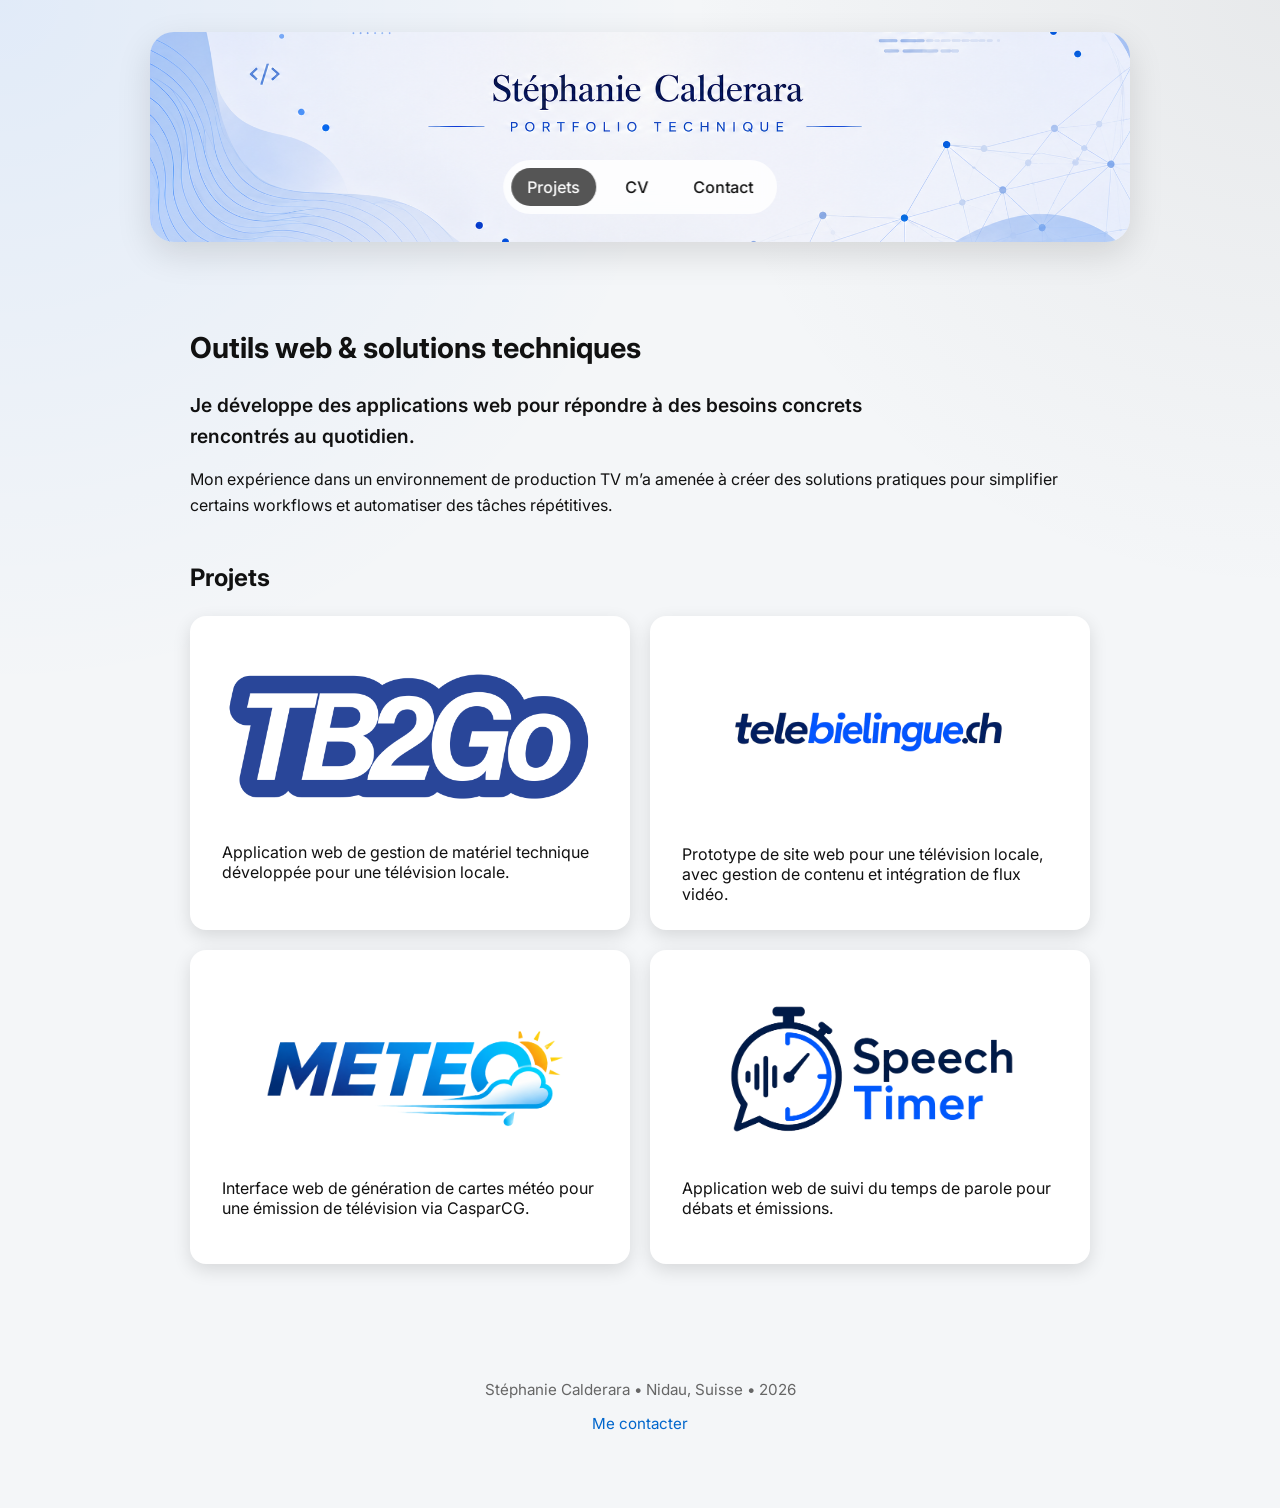
<file: index.html>
<!DOCTYPE html>
<html lang="fr">

<head>
    <meta charset="UTF-8">
    <meta name="viewport" content="width=device-width, initial-scale=1.0">
    <link rel="preconnect" href="https://fonts.googleapis.com">
    <link rel="preconnect" href="https://fonts.gstatic.com" crossorigin>
    <link href="https://fonts.googleapis.com/css2?family=Inter:wght@400;500;600;700&display=swap" rel="stylesheet">
    <link rel="stylesheet" href="styles.css">
    <title>Portfolio - Stéphanie Calderara</title>
</head>

<body>
    <header class="site-header">
        <div class="hero-banner">
            <img class="hero-img-desktop" src="images/header-banner.png" alt="Stéphanie Calderara - Portfolio technique">
            <img class="hero-img-mobile" src="images/header-banner-mobile.png" alt="Stéphanie Calderara - Portfolio technique">

            <nav class="main-nav">
                <a href="#projets" class="active">Projets</a>
                <a href="cv/cv-stephanie-calderara.pdf" target="_blank">CV</a>
                <a href="contact.html">Contact</a>         
            </nav>
        </div>  
    </header>

    <main>
        <section class="intro">
            <h2>Outils web & solutions techniques</h2>

            <p class="intro-lead">
                Je développe des applications web pour répondre à des besoins concrets 
                rencontrés au quotidien.
            </p>

            <p>
                Mon expérience dans un environnement de production TV m’a amenée à créer 
                des solutions pratiques pour simplifier certains workflows et automatiser 
                des tâches répétitives.
            </p>
        </section>

        <section id="projets" class="projects-grid">
            <h2>Projets</h2>

            <a href="projets/tb2go.html" class="projects-card">
                <article>
                    <img src="images/tb2go.png" alt="TB2Go">
                    <p>
                        Application web de gestion de matériel technique développée pour une télévision locale.
                    </p>
                </article>
            </a>

            <a href="projets/site-web-tb.html" class="projects-card">
                <article>
                    <img src="images/telebielingue-ch.png" alt="Site web">
                    <p>
                        Prototype de site web pour une télévision locale, avec gestion de contenu et intégration de flux vidéo.
                    </p>
                </article>
            </a>

            <a href="projets/meteo.html" class="projects-card">
                <article>
                    <img src="images/meteo.png" alt="Météo">
                    <p>
                        Interface web de génération de cartes météo pour une émission de télévision via CasparCG.
                    </p>
                </article>
            </a>

            <a href="projets/speech-timer.html" class="projects-card">
                <article>
                    <img src="images/speech-timer.png" alt="Speech Timer">
                    <p>
                        Application web de suivi du temps de parole pour débats et émissions.
                    </p>
                </article>
            </a>
        </section>

        <footer id="contact">
            <p>Stéphanie Calderara • Nidau, Suisse • 2026</p>

            <p>
                <a href="contact.html">Me contacter</a>
            </p>
        </footer>


    </main>
</body>
</html>
</file>
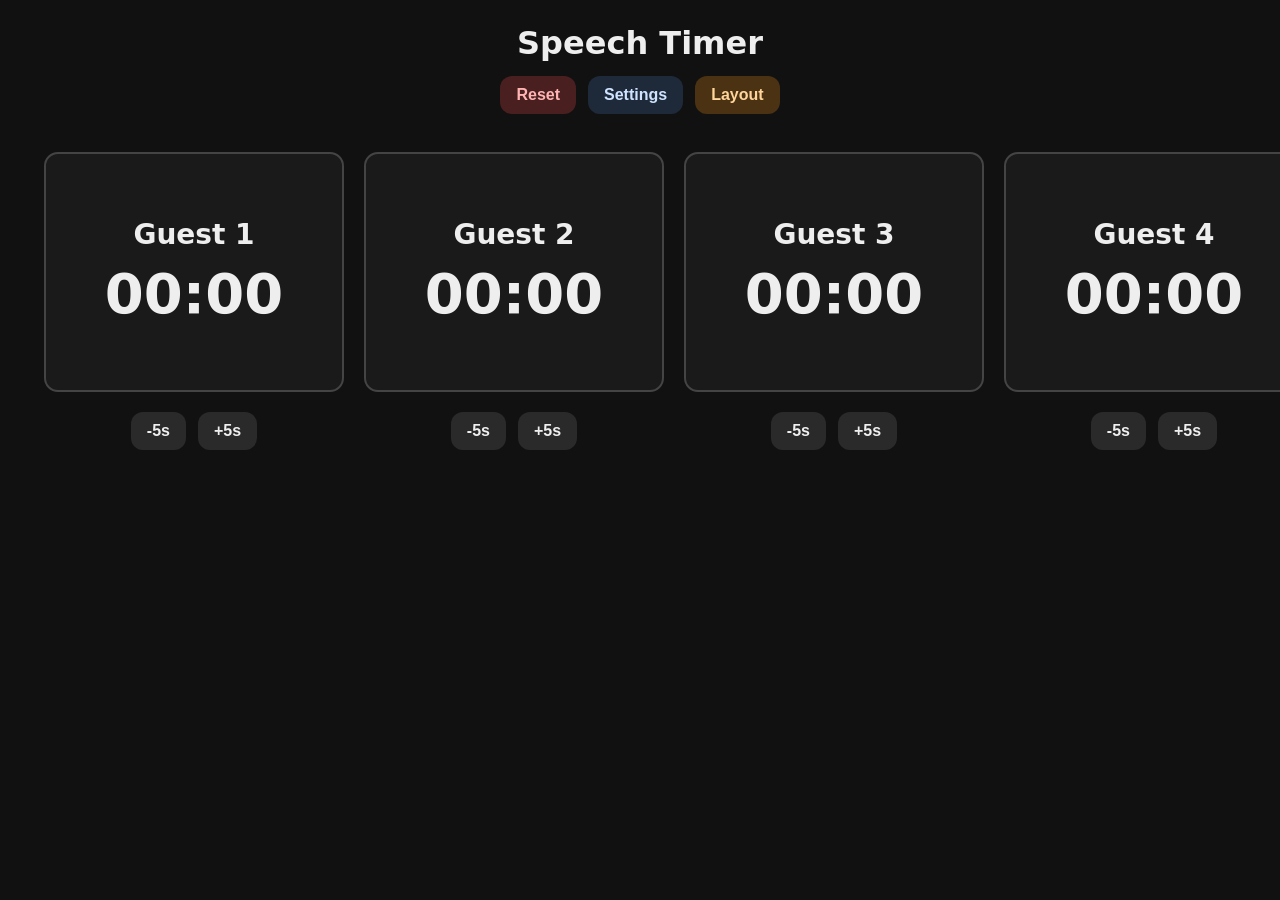
<file: SpeechTimer/index.html>
<!DOCTYPE html>
<html lang="fr">
<head>
  <meta charset="utf-8" />
  <meta name="viewport" content="width=device-width, initial-scale=1" />
  <title>Speech Timer</title>
  <link rel="stylesheet" href="style.css" />
</head>

<body class="dark">
  <h1>Speech Timer</h1>

  <div id="topBar">
    <button id="resetBtn" type="button">Reset</button>
    <button id="settingsBtn" type="button">Settings</button>
    <button id="layoutBtn" type="button">Layout</button>
  </div>

  <div id="cards"></div>

  <div id="settingsPanel" class="panel hidden">
    <h2>Settings</h2>

    <label class="row">
      Dark mode
      <input id="darkModeInput" type="checkbox" />
    </label>

    <label>
      Number of guests
      <input id="guestCountInput" type="number" min="1" max="12" value="5" />
    </label>

    <label>
      Alert gap (seconds)
      <input id="alertGapInput" type="number" min="0" value="10" />
    </label>

    <div id="guestNamesArea"></div>

    <div class="panelActions">
      <button id="saveSettingsBtn" type="button">Save</button>
      <button id="closeSettingsBtn" type="button">Close</button>
    </div>
  </div>

  <div id="pausedOverlay" class="overlay hidden">PAUSED</div>
  <div id="layoutOverlay" class="overlay hidden">LAYOUT MODE</div>

  <script src="app.js"></script>
</body>
</html>
</file>
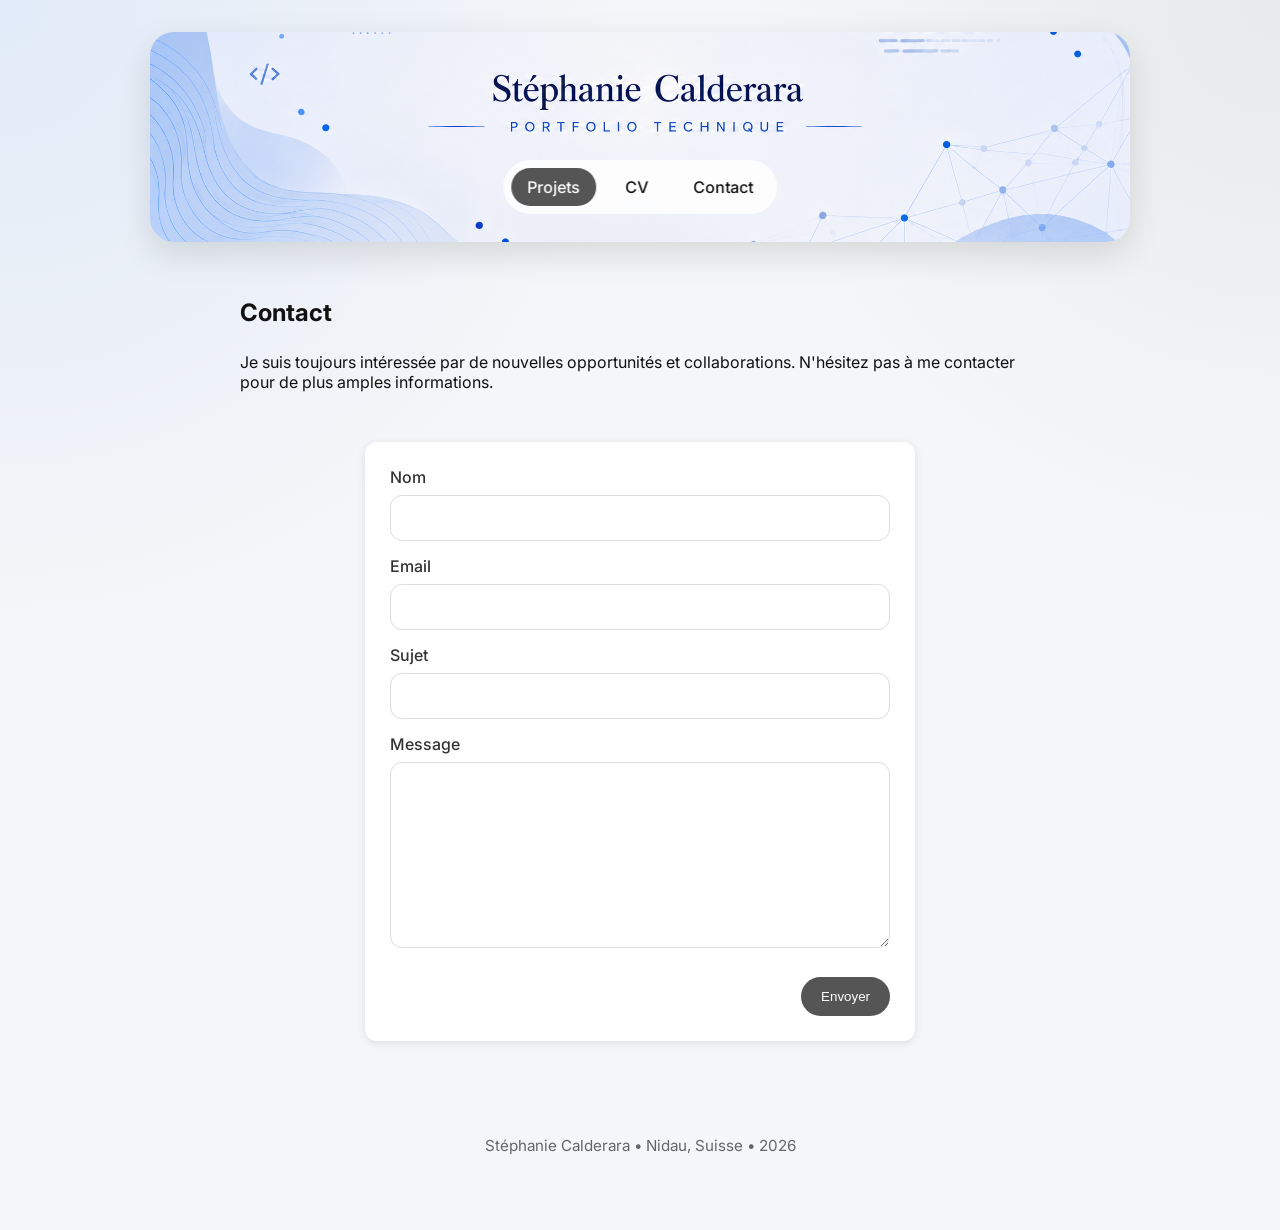
<file: contact.html>
<!DOCTYPE html>
<html lang="fr">

<head>
    <meta charset="UTF-8">
    <meta name="viewport" content="width=device-width, initial-scale=1.0">
    <link rel="preconnect" href="https://fonts.googleapis.com">
    <link rel="preconnect" href="https://fonts.gstatic.com" crossorigin>
    <link href="https://fonts.googleapis.com/css2?family=Inter:wght@400;500;600;700&display=swap" rel="stylesheet">
    <link rel="stylesheet" href="styles.css">
    <title>Portfolio - Stéphanie Calderara</title>
</head>

<body>
    <header class="site-header">
        <div class="hero-banner">
            <img class="hero-img-desktop" src="images/header-banner.png" alt="Stéphanie Calderara - Portfolio technique">
            <img class="hero-img-mobile" src="images/header-banner-mobile.png" alt="Stéphanie Calderara - Portfolio technique">

            <nav class="main-nav">
                <a href="index.html" class="active">Projets</a>
                <a href="cv/cv-stephanie-calderara.pdf" target="_blank">CV</a>
                <a href="contact.html">Contact</a>         
            </nav>
        </div>  
    </header>

    <main>
        <section class="projects-text"       >
            <h2>Contact</h2>

            <p class="projects-text">
                Je suis toujours intéressée par de nouvelles opportunités et collaborations. 
                N'hésitez pas à me contacter pour de plus amples informations.
            </p>

            <form id="contact-form" action="https://formspree.io/f/mgodjeez" method="post" class="contact-form">

                <label for="name">Nom</label>
                <input type="text" id="name" name="name" required>

                <label for="email">Email</label>
                <input type="email" id="email" name="email" required>

                <label for="subject">Sujet</label>
                <input type="text" id="subject" name="subject" required>

                <label for="message">Message</label>
                <textarea id="message" name="message" rows="8" required></textarea>

                <div class="form-actions">
                    <p id="form-status" class="form-status"></p>
                    <button type="submit" class="demo-button">Envoyer</button>
                </div>
            </form>

        </section>

        <footer id="contact">
            <p>Stéphanie Calderara • Nidau, Suisse • 2026</p>
        </footer>
    </main>

    <script>
        const form = document.getElementById("contact-form");
        const status = document.getElementById("form-status");

        form.addEventListener("submit", async function(event) {
            event.preventDefault();
            status.className = "form-status";
            status.textContent = "";

            const data = new FormData(form);
            const response = await fetch("https://formspree.io/f/mgodjeez", {
                method: "POST",
                body: data,
                headers: {
                    "Accept": "application/json"
                }
            });

            console.log(response);

            if(response.ok) {
                status.textContent = "Merci pour votre message !";
                status.className = "form-status success";
                form.reset();
            } else {
                status.textContent = "Une erreur est survenue. Veuillez réessayer.";
                status.className = "form-status error";
            }

        });
    </script>
</body>
</html>
</file>
<file: styles.css>
main section {
    margin-bottom: 50px;
}

section ul {
    list-style: none;
    padding: 0;
}

section li {
    background-color: white;
    margin-bottom: 10px;
    padding: 12px 15px;
    border-radius: 10px;
    box-shadow: 0 2px 6px rgba(0,0,0,0.06);
}

body {
    font-family: 'Inter', sans-serif;
    margin: 0;
    background-color: #f4f4f4;
    color: #111;

    background:
        radial-gradient(circle at top left, rgba(0, 102, 255, 0.08), transparent 35%),
        radial-gradient(circle at top right, rgba(85, 85, 85, 0.08), transparent 30%),
        #f4f6f8;
}

h1 {
    margin-bottom: 10px;
}

h2 {
    margin-bottom: 25px;

}

h3 {
    margin-top: 0;
}

main {
    padding: 0 20px;
    max-width: 1000px;
    margin: 40px auto;
}

article {
    background-color: white;
    padding: 25px;
    margin-bottom: 20px;
    border-radius: 12px;
    box-shadow: 0 2px 8px rgba(0,0,0,0.1);
    transition: transform 0.2s ease;
}

article:hover   {
    transform: translateY(-5px);
}

article a {
    color: #0066cc;
    text-decoration: none;
    font-weight: bold;
}

article img {
    max-width: 100%;
    border-radius: 10px;
}

.site-header {
    padding: 2rem 1rem 1rem;
    background: transparent;
    text-align: center;
    border-bottom: none;
    box-shadow: none;
}

.hero-banner {
    position: relative;
    max-width: 980px;
    height: 210px;
    margin: 0 auto;
    border-radius: 24px;
    overflow: hidden;
    box-shadow: 0 12px 35px rgba(0,0,0,0.12);
}

.hero-banner img {
    width: 100%;
    height: 100%;
    object-fit: cover;
    object-position: center 65%;
    display: block;
}

.hero-img-mobile {
    display: none;
}

.main-nav {
    position: absolute;
    bottom: 28px;
    left: 50%;
    transform: translateX(-50%);

    display: flex;
    justify-content: center;
    gap: 0.8rem;
    flex-wrap: nowrap;

    background: rgba(255,255,255,0.82);
    backdrop-filter: blur(10px);
    padding: 0.5rem;
    border-radius: 999px;
}

.main-nav a {
    text-decoration: none;
    color: #111;
    text-decoration: none;
    padding: 0.55rem 1rem;
    border-radius: 999px;
    font-weight: 500;
    transition: background-color 0.2s ease, color 0.2s ease, transform 0.2s ease;
}

.main-nav a:hover {
    background-color: #e9e9e9;
    transform: translateY(-2px);
}

.main-nav a.active {
    background-color: #555;
    color: white;
}

.back-link {
    display: inline-block;
    margin-top: 20px;
    color: #555;
    text-decoration: none;
    font-weight: 500;
}

.back-link:hover {
    color: #111;
}

.intro {
    max-width: 900px;
    margin: 0 auto 0.8rem;
    padding: 2rem 2rem 1rem;
}

.intro h2 {
    font-size: 1.8rem;
    margin-top: 0;
}

.intro p {
    line-height: 1.6;
}

.intro-lead {
    font-size: 1.2rem;
    line-height: 1.4;
    font-weight: 600;
    max-width: 760px;
    margin-bottom: 1rem;
}

.projects-text {
    max-width: 800px;
    margin: 0 auto;
    margin-bottom: 50px;
}

.projects-subtitle {
    font-size: 1rem;
    font-style: italic;
    font-weight: 500;
    margin-top: -20px;
    margin-bottom: 25px;
    color: #666; 
}

.projects-header-row {
    display: flex;
    align-items: center;
    justify-content: space-between;
    gap: 20px;
    margin-bottom: 10px;
}

.projects-tb2go-logo {
    margin-bottom: 12px;
    max-width: 200px;
    margin: 20px auto 30px;
}

.projects-tbweb-logo {
    margin-bottom: -45px;
    max-width: 280px;
}

.projects-meteo-logo {
    max-width: 220px;
}

.projects-speech-timer-logo {
    max-width: 220px;
    margin-bottom: 20px;
}

.projects-grid {
    max-width: 900px;
    margin: 0 auto 3rem;
    padding: 0 2rem;

    display: grid;
    grid-template-columns: repeat(2, 1fr);
    column-gap: 1.2rem;
}

.projects-grid h2 {
    grid-column: 1 / -1;
    margin: 0 0 1.5rem;
}

.projects-grid h2 {
    grid-column: 1 / -1;
}

.projects-card {
    text-decoration: none;
    color: inherit;
    display: block;
}

.projects-card article {
    background: white;
    border-radius: 16px;
    padding: 2rem;
    box-shadow: 0 6px 18px rgba(0,0,0,0.12);

    height: 250px;

    display: flex;
    flex-direction: column;
    justify-content: space-between;

    transition: transform 0.2s ease, box-shadow 0.2s ease;
}

.projects-card img {
    width: 100%;
    height: 180px;
    object-fit: contain;
}

.projects-card article:hover {
    transform: translateY(-5px);
    box-shadow: 0 8px 20px rgba(0,0,0,0.15);
}

.projects-note {
    font-size: 0.9rem;
    color: #555;
    font-style: italic;
}

.projects-note-video {
    font-size: 0.9rem;
    color: #555;
    font-style: italic;
    text-align: center;
}

.tech-group {
    display: grid;
    grid-template-columns: 180px 1fr;
    align-items: center;
    gap: 15px;
    margin-bottom: 15px;
}

.tech-group strong {
    margin: 0;
    color: #444;
}

.tech-badges {
    display: flex;
    gap: 10px;
    flex-wrap: wrap;
}

.tech-badges span {
    background-color: white;
    padding: 10px 16px;
    border-radius: 999px;
    font-size: 0.95rem;
    font-weight: 500;
    box-shadow: 0 2px 6px rgba(0,0,0,0.08);
}

.feature-grid {
    display: grid;
    grid-template-columns: repeat(auto-fit, minmax(260px, 1fr));
    gap: 20px;
}

.feature-card {
    background-color: white;
    padding: 22px;
    border-radius: 14px;
    box-shadow: 0 2px 8px rgba(0,0,0,0.08);
}

.feature-card h4 {
    margin-top: 0;
    margin-bottom: 10px;
    color: #333;
}

.feature-card p {
    margin-bottom: 0;
    color: #555;
}

.gallery {
    display: grid;
    grid-template-columns: repeat(auto-fit, minmax(380px, 1fr));
    gap: 20px;
}

.gallery a {
    display: block;
    position: relative;
    aspect-ratio: 16 / 9;
    overflow: hidden;
    border-radius: 12px;
}
.gallery img {
    width: 100%;
    height: 100%;
    object-fit: cover;
    display: block;
    transition: transform 0.2s ease;
}

.gallery img:hover {
    transform: scale(1.02);
}

.video-preview-container {
    display: flex;
    justify-content: center;
    margin-bottom: 20px;
}

.video-preview {
    text-align: center;
    width: 100%;
    max-width: 650px;
    border-radius: 12px;
    box-shadow: 0 4px 12px rgb(0, 0, 0, 0.12);
    cursor: pointer;
}

.video-link {
    position: relative;
    display: inline-block;
}

.play-button {
    position: absolute;
    top: 50%;
    left: 50%;
    transform: translate(-55%, -50%);

    width: 70px;
    height: 70px;
    border-radius: 50%;

    background: rgba(0, 0, 0, 0.6);
    color: white;

    display: flex;
    align-items: center;
    justify-content: center;

    font-size: 2.5rem;
    pointer-events: none;

    padding-bottom: 5px;
}

.demo-button {
    display: inline-block;
    margin: 10px 30px;
    margin-bottom: 30px;
    padding: 12px 20px;
    background-color: #555;
    color: white;
    border-radius: 999px;
    text-decoration: none;
    font-weight: 500;
    transition: background-color 0.2s ease, transform 0.2s ease;
}   

.demo-button:hover {
    background-color: #333;
    transform: translateY(-2px);
}

.demo-button-bottom {
    display: block;
    width: fit-content;
    margin: 0 auto 30px;
    padding: 12px 20px;
    background-color: #555;
    color: white;
    border-radius: 999px;
    text-decoration: none;
    font-weight: 500;
    transition: background-color 0.2s ease, transform 0.2s ease;
}   

.demo-button-bottom:hover {
    background-color: #333;
    transform: translateY(-2px);
}

.contact-form {
    max-width: 500px;
    margin: 30px auto 0;
    background-color: white;
    padding: 25px;
    border-radius: 12px;
    box-shadow: 0 2px 8px rgba(0,0,0,0.1);
}

.contact-form label {
    display: block;
    margin-bottom: 8px;
    color: #333;
    font-weight: 500;
}

.contact-form input,
.contact-form textarea {
    width: 100%;
    box-sizing: border-box;
    padding: 12px;
    margin-bottom: 15px;
    border: 1px solid #ddd;
    font-size: 1rem;
    font-family: inherit;
    border-radius: 12px;
}

.contact-form textarea {
    resize: vertical;
    min-height: 150px;
}

.contact-form .demo-button {
    border: none;
    cursor: pointer;
    display: block;
    width: fit-content;
    margin: 0;
}

.form-status {
    visibility: hidden;
    margin: 0;
    flex: 1;
    padding: 14px 18px;
    border-radius: 12px;
    font-weight: 500;
}

.form-status.success {
    visibility: visible;
    background-color: #d4edda;
    color: #155724;
    border: 1px solid #c3e6cb;
}

.form-status.error {
    visibility: visible;
    background-color: #f8d7da;
    color: #721c24;
    border: 1px solid #f5c6cb;
}

.form-actions {
    display: flex;
    align-items: center;
    justify-content: space-between;
    gap: 20px;
    margin-top: 10px;
}

footer {
    color:#666;
    text-align: center;
    padding: 20px;
    margin-top: 60px;
    font-size: 0.95rem;
}

footer a {
    color: #0066cc;
    text-decoration: none;
}

@media (max-width: 700px) {

    .site-header {
        padding: 1rem 0.75rem 0.5rem;
    }

    .hero-banner {
        height: 120px;
        width: 100%;
        max-width: 100%;
        border-radius: 18px;
        overflow: hidden;
    }

    .hero-img-desktop {
        display: none;
    }

    .hero-img-mobile {
        display: block;
        width: 100%;
        height: 100%;
        object-fit: cover;
    }

    .main-nav {
        bottom: 6px;
        gap: 0.25rem;
        padding: 0.25rem;
    }

    .main-nav a {
        font-size: 13px;
        padding: 0.4rem 0.65rem;
    }

    .projects-grid {
        grid-template-columns: 1fr;
        padding: 0 1rem;
    }

    .projects-card article {
        height: auto;
        min-height: auto;
        padding: 1.2rem;
    }

    .projects-card img {
        height: 140px;
        object-fit: contain;
    }

    .projects-card p {
        font-size: 0.95rem;
        line-height: 1.4;
        margin-top: 0.8rem;
    }
}
</file>
<file: SpeechTimer/style.css>
body {
  margin: 24px;
  font-family: system-ui, -apple-system, Arial, sans-serif;
}

h1 {
  text-align: center;
  margin: 16px 0 10px;
}

#topBar {
  display: flex;
  justify-content: center;
  gap: 12px;
  margin: 14px 0 18px;
}

#cards {
  position: relative;
  height: 650px;
  margin-top: 16px;
}

.slot {
  position: absolute;
  width: 300px;
  display: flex;
  flex-direction: column;
  gap: 14px;
  user-select: none;
}

.card {
  box-sizing: border-box;
  height: 240px;
  padding: 18px;
  border: 2px solid #222;
  border-radius: 14px;
  text-align: center;

  display: flex;
  flex-direction: column;
  justify-content: center;
  align-items: center;

  transition: 0.12s;
  user-select: none;
  cursor: pointer;
}

.name {
  font-size: 28px;
  margin-bottom: 10px;
  font-weight: 800;
}

.time {
  font-size: 56px;
  font-weight: 900;
  font-variant-numeric: tabular-nums;
  font-feature-settings: "tnum" 1;
  width: 5ch;
  text-align: center;
}

.card.active {
  border: 8px solid orange;
  background: #fff4a8;
}

.card.active .name {
  font-size: 34px;
}

.card.active .time {
  font-size: 64px;
}

.controls {
  display: flex;
  justify-content: center;
  gap: 12px;
  margin-top: 6px;
}

button {
  appearance: none;
  border: none;
  border-radius: 12px;
  padding: 10px 16px;
  font-size: 16px;
  font-weight: 800;
  cursor: pointer;
  transition: background 0.15s ease, transform 0.08s ease;
}

button:active {
  transform: scale(0.97);
}

#resetBtn {
  background: #ffe3e3;
  color: #900;
}

#resetBtn:hover {
  background: #ffd0d0;
}

#settingsBtn {
  background: #e6f0ff;
  color: #124;
}

#settingsBtn:hover {
  background: #d5e7ff;
}

#layoutBtn {
  background: #fff0d6;
  color: #6a4100;
}

#layoutBtn:hover {
  background: #ffe3b5;
}

#layoutBtn.active {
  background: #ffb347;
  color: #2d1a00;
}

.controls button {
  background: #e9e9e9;
  color: #333;
}

.controls button:hover {
  background: #dedede;
}

.panel {
  margin: 18px auto 0;
  padding: 14px;
  border-radius: 12px;
  border: 1px solid #ccc;
  background: #fafafa;
  max-width: 560px;
}

.panel h2 {
  margin: 6px 0 12px;
}

.panel label {
  display: block;
  margin: 10px 0;
  font-weight: 800;
}

.panel input[type="number"],
.panel input[type="text"] {
  display: block;
  margin-top: 6px;
  padding: 10px 12px;
  border-radius: 10px;
  border: 1px solid #ccc;
  width: 320px;
  font-size: 16px;
}

.panelActions {
  display: flex;
  gap: 10px;
  margin-top: 12px;
}

.panel label.row {
  display: flex;
  align-items: center;
  justify-content: space-between;
  width: 320px;
}

.panel label.row input[type="checkbox"] {
  width: 18px;
  height: 18px;
  margin: 0;
}

.hidden {
  display: none !important;
}

.overlay {
  position: fixed;
  inset: 0;
  display: flex;
  align-items: center;
  justify-content: center;

  font-size: 84px;
  font-weight: 900;
  letter-spacing: 0.08em;

  background: rgba(0, 0, 0, 0.25);
  color: rgba(255, 255, 255, 0.75);

  pointer-events: none;
  z-index: 9999;
}

@keyframes gentlePulse {
  0%   { box-shadow: 0 0 0 0 rgba(255, 165, 0, 0.00); }
  50%  { box-shadow: 0 0 0 7px rgba(255, 165, 0, 0.25); }
  100% { box-shadow: 0 0 0 0 rgba(255, 165, 0, 0.00); }
}

.card.alert {
  animation: gentlePulse 1.6s ease-in-out infinite;
}

body.dark {
  background: #111;
  color: #eee;
}

body.dark .card {
  border-color: #444;
  background: #1a1a1a;
}

body.dark .card.active {
  background: #2a2308;
  border-color: orange;
}

body.dark button {
  background: #2a2a2a;
  color: #eee;
}

body.dark button:hover {
  background: #333;
}

body.dark #resetBtn {
  background: #4a1f1f;
  color: #ffb3b3;
}

body.dark #resetBtn:hover {
  background: #5a2626;
}

body.dark #settingsBtn {
  background: #1e2a3a;
  color: #cfe3ff;
}

body.dark #settingsBtn:hover {
  background: #253249;
}

body.dark #layoutBtn {
  background: #4a3212;
  color: #ffd59b;
}

body.dark #layoutBtn:hover {
  background: #5b3c15;
}

body.dark #layoutBtn.active {
  background: #ff9f1a;
  color: #2d1a00;
}

body.dark .controls button {
  background: #2a2a2a;
  color: #eee;
}

body.dark .controls button:hover {
  background: #333;
}

body.dark .panel {
  border-color: #444;
  background: #1a1a1a;
}

body.dark .panel input[type="number"],
body.dark .panel input[type="text"] {
  background: #111;
  color: #eee;
  border-color: #444;
}
</file>
